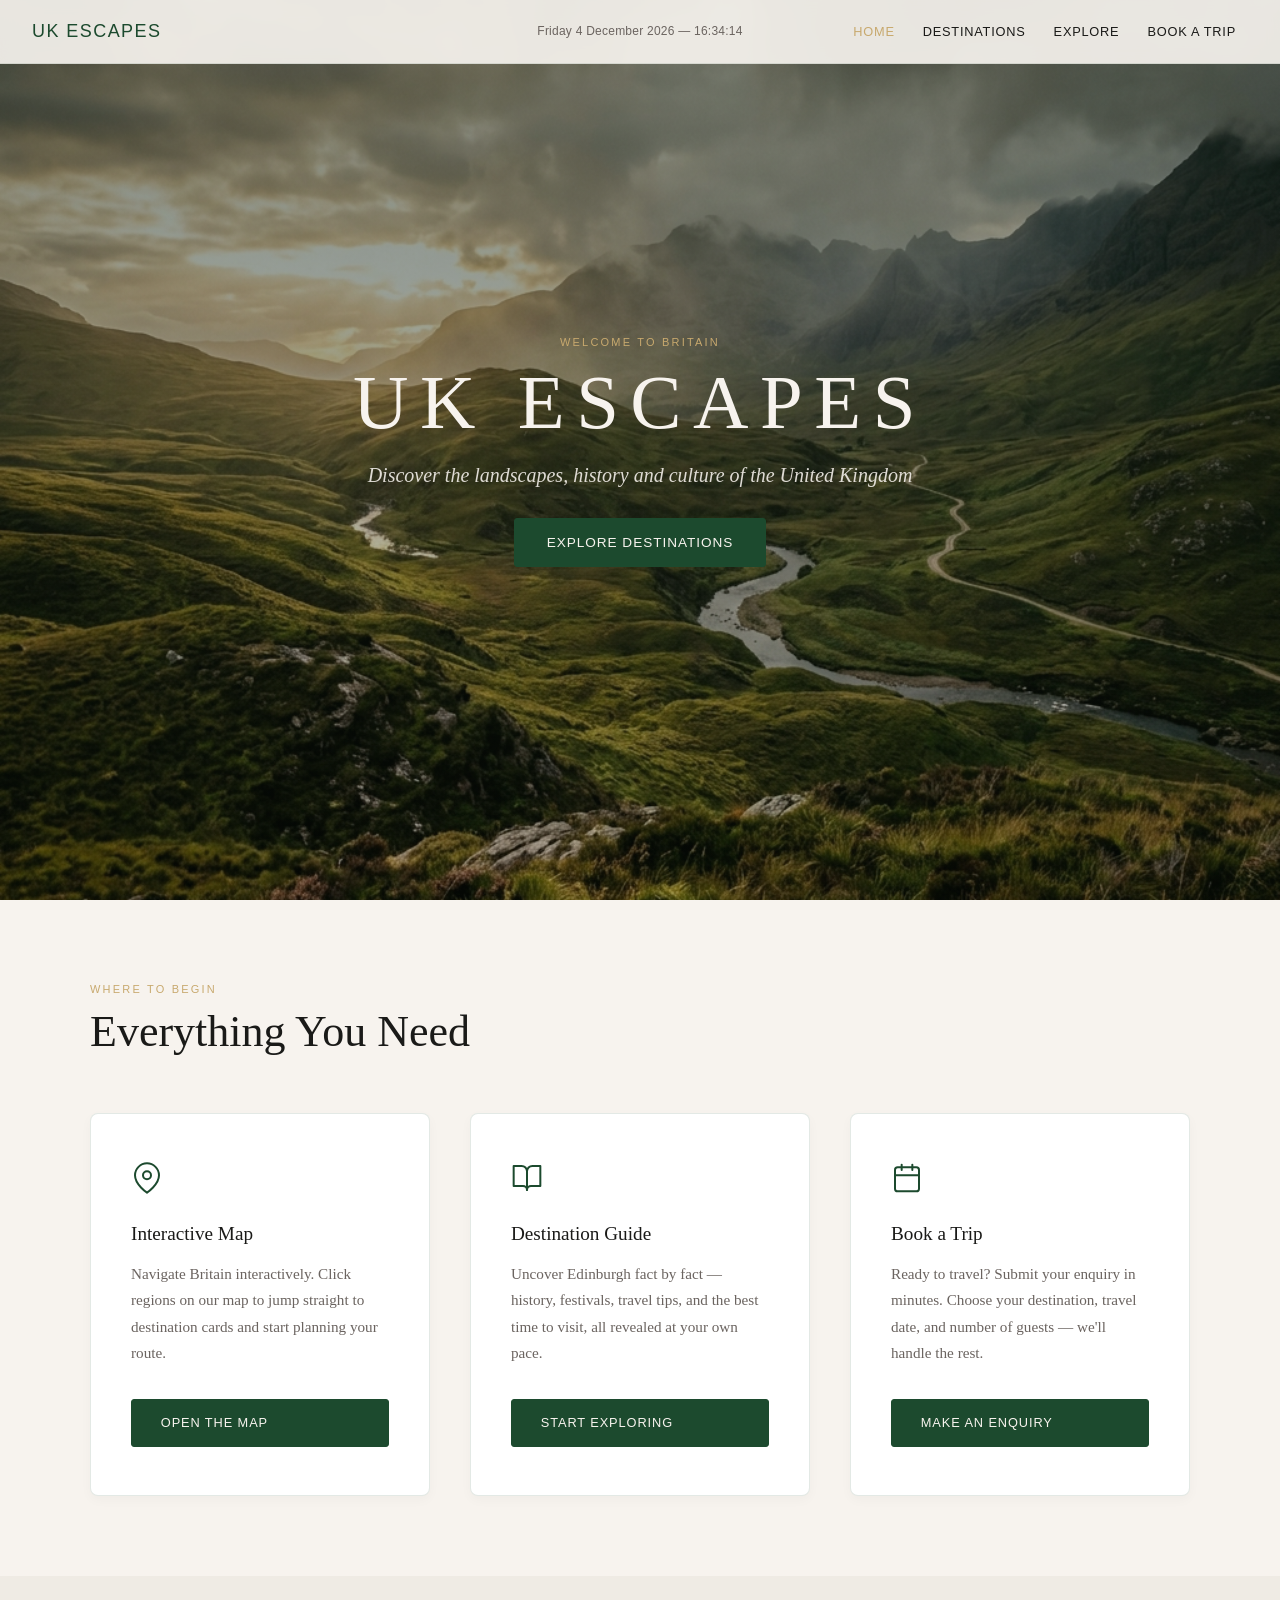
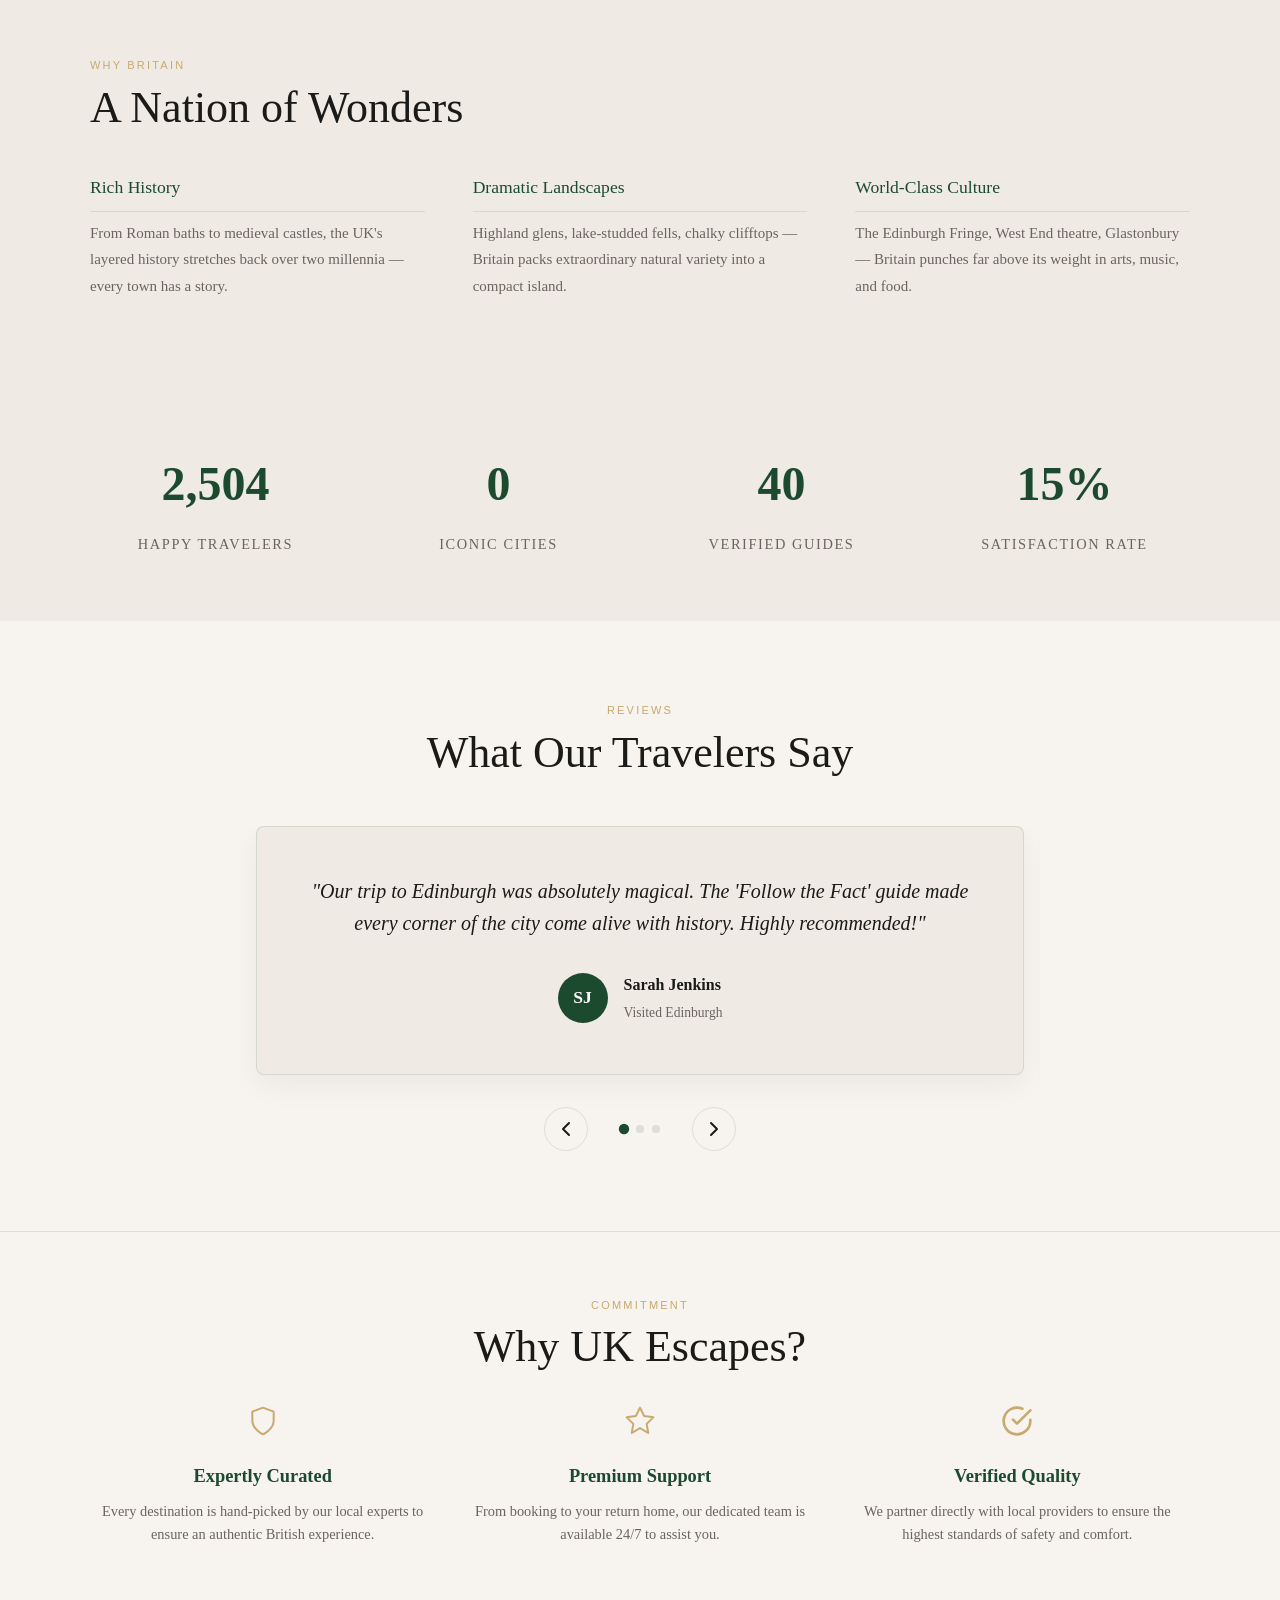
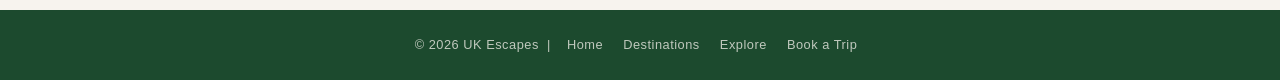
<file: index.html>
<!doctype html>
<html lang="en">
  <head>
    <meta charset="UTF-8" />
    <meta name="viewport" content="width=device-width, initial-scale=1.0" />
    <title>UK Escapes — Discover Britain's Finest Destinations</title>
    <meta
      name="description"
      content="UK Escapes is your guide to Britain's most beautiful destinations — Edinburgh, London, the Lake District, and Bath. Plan your perfect UK getaway today."
    />
    <link rel="icon" href="images/favicon.ico" type="image/x-icon" />
    <link rel="stylesheet" href="css/style.css" />
    <link rel="stylesheet" href="css/home.css" />
  </head>
  <body>
    <a class="skip-link" href="#main-content">Skip to main content</a>
    <header class="site-header">
      <a class="site-header__logo" href="index.html">UK Escapes</a>
      <div
        class="site-header__datetime"
        id="datetime-display"
        aria-live="polite"
      ></div>
      <nav class="site-nav" aria-label="Main navigation">
        <ul class="site-nav__list" role="list">
          <li>
            <a
              class="site-nav__link nav--active"
              href="index.html"
              aria-current="page"
              >Home</a
            >
          </li>
          <li>
            <a class="site-nav__link" href="destinations.html">Destinations</a>
          </li>
          <li><a class="site-nav__link" href="info.html">Explore</a></li>
          <li><a class="site-nav__link" href="contact.html">Book a Trip</a></li>
        </ul>
      </nav>
    </header>

    <main id="main-content">
      <!-- Hero Section -->
      <section class="hero" aria-label="Hero banner">
        <div class="hero__overlay"></div>
        <div class="hero__content">
          <p class="hero__eyebrow">Welcome to Britain</p>
          <h1 class="hero__heading">UK ESCAPES</h1>
          <p class="hero__subheading">
            <em
              >Discover the landscapes, history and culture of the United
              Kingdom</em
            >
          </p>
          <a class="btn btn--hero" href="destinations.html"
            >Explore Destinations</a
          >
        </div>
      </section>

      <!-- Feature Cards Section -->
      <section class="features content-section" aria-labelledby="features-heading">
        <div class="content-section__inner">
          <p class="section-eyebrow">Where to Begin</p>
          <h2 class="section-heading anim-scroll" id="features-heading">
            Everything You Need
          </h2>

          <div class="features__grid">
            <article class="feature-card anim-scroll">
              <div class="feature-card__icon" aria-hidden="true">
                <svg
                  xmlns="http://www.w3.org/2000/svg"
                  width="32"
                  height="32"
                  viewBox="0 0 24 24"
                  fill="none"
                  stroke="currentColor"
                  stroke-width="1.5"
                  stroke-linecap="round"
                  stroke-linejoin="round"
                >
                  <path d="M21 10c0 7-9 13-9 13S3 17 3 10a9 9 0 0 1 18 0z" />
                  <circle cx="12" cy="10" r="3" />
                </svg>
              </div>
              <h3 class="feature-card__title">Interactive Map</h3>
              <p class="feature-card__body">
                Navigate Britain interactively. Click regions on our map to jump
                straight to destination cards and start planning your route.
              </p>
              <a class="btn" href="destinations.html">Open the Map</a>
            </article>

            <article class="feature-card anim-scroll">
              <div class="feature-card__icon" aria-hidden="true">
                <svg
                  xmlns="http://www.w3.org/2000/svg"
                  width="32"
                  height="32"
                  viewBox="0 0 24 24"
                  fill="none"
                  stroke="currentColor"
                  stroke-width="1.5"
                  stroke-linecap="round"
                  stroke-linejoin="round"
                >
                  <path d="M2 3h6a4 4 0 0 1 4 4v14a3 3 0 0 0-3-3H2z" />
                  <path d="M22 3h-6a4 4 0 0 0-4 4v14a3 3 0 0 1 3-3h7z" />
                </svg>
              </div>
              <h3 class="feature-card__title">Destination Guide</h3>
              <p class="feature-card__body">
                Uncover Edinburgh fact by fact — history, festivals, travel
                tips, and the best time to visit, all revealed at your own pace.
              </p>
              <a class="btn" href="info.html">Start Exploring</a>
            </article>

            <article class="feature-card anim-scroll">
              <div class="feature-card__icon" aria-hidden="true">
                <svg
                  xmlns="http://www.w3.org/2000/svg"
                  width="32"
                  height="32"
                  viewBox="0 0 24 24"
                  fill="none"
                  stroke="currentColor"
                  stroke-width="1.5"
                  stroke-linecap="round"
                  stroke-linejoin="round"
                >
                  <rect x="3" y="4" width="18" height="18" rx="2" ry="2" />
                  <line x1="16" y1="2" x2="16" y2="6" />
                  <line x1="8" y1="2" x2="8" y2="6" />
                  <line x1="3" y1="10" x2="21" y2="10" />
                </svg>
              </div>
              <h3 class="feature-card__title">Book a Trip</h3>
              <p class="feature-card__body">
                Ready to travel? Submit your enquiry in minutes. Choose your
                destination, travel date, and number of guests — we'll handle
                the rest.
              </p>
              <a class="btn" href="contact.html">Make an Enquiry</a>
            </article>
          </div>
        </div>
      </section>

      <!-- Why UK Section -->
      <section class="why-uk content-section" aria-labelledby="why-heading">
        <div class="content-section__inner">
          <p class="section-eyebrow">Why Britain</p>
          <h2 class="section-heading anim-scroll" id="why-heading">A Nation of Wonders</h2>
          <div class="why-uk__grid">
            <div class="why-item anim-scroll">
              <h3 class="why-item__title">Rich History</h3>
              <p class="why-item__body">
                From Roman baths to medieval castles, the UK's layered history
                stretches back over two millennia — every town has a story.
              </p>
            </div>
            <div class="why-item anim-scroll">
              <h3 class="why-item__title">Dramatic Landscapes</h3>
              <p class="why-item__body">
                Highland glens, lake-studded fells, chalky clifftops — Britain
                packs extraordinary natural variety into a compact island.
              </p>
            </div>
            <div class="why-item anim-scroll">
              <h3 class="why-item__title">World-Class Culture</h3>
              <p class="why-item__body">
                The Edinburgh Fringe, West End theatre, Glastonbury — Britain
                punches far above its weight in arts, music, and food.
              </p>
            </div>
          </div>
        </div>
      </section>

      <!-- Statistics Section -->
      <section class="stats content-section" aria-label="Our impact">
        <div class="content-section__inner">
          <div class="stats__grid">
            <div class="stat-item anim-scroll">
              <span class="stat-item__number" data-target="15000">0</span>
              <span class="stat-item__label">Happy Travelers</span>
            </div>
            <div class="stat-item anim-scroll">
              <span class="stat-item__number" data-target="4">0</span>
              <span class="stat-item__label">Iconic Cities</span>
            </div>
            <div class="stat-item anim-scroll">
              <span class="stat-item__number" data-target="250">0</span>
              <span class="stat-item__label">Verified Guides</span>
            </div>
            <div class="stat-item anim-scroll">
              <span class="stat-item__number" data-target="99" data-suffix="%">0</span>
              <span class="stat-item__label">Satisfaction Rate</span>
            </div>
          </div>
        </div>
      </section>

      <!-- Testimonials Slider -->
      <section class="testimonials content-section" aria-labelledby="testimonials-heading">
        <div class="content-section__inner">
          <p class="section-eyebrow anim-scroll" style="text-align: center;">Reviews</p>
          <h2 class="section-heading anim-scroll" id="testimonials-heading" style="text-align: center;">What Our Travelers Say</h2>
          
          <div class="testimonial-slider anim-scroll">
            <div class="testimonial-track" id="testimonial-track">
              
              <div class="testimonial-slide">
                <div class="testimonial-card">
                  <p class="testimonial-card__text">"Our trip to Edinburgh was absolutely magical. The 'Follow the Fact' guide made every corner of the city come alive with history. Highly recommended!"</p>
                  <div class="testimonial-card__author">
                    <div class="author-avatar initials-avatar" data-name="Sarah Jenkins"></div>
                    <div>
                      <span class="author-name">Sarah Jenkins</span>
                      <span class="author-location">Visited Edinburgh</span>
                    </div>
                  </div>
                </div>
              </div>

              <div class="testimonial-slide">
                <div class="testimonial-card">
                  <p class="testimonial-card__text">"The Lake District was breathtaking. UK Escapes handled everything perfectly, from the accommodation to the local guide recommendations. A 5-star experience."</p>
                  <div class="testimonial-card__author">
                    <div class="author-avatar initials-avatar" data-name="David Thorne"></div>
                    <div>
                      <span class="author-name">David Thorne</span>
                      <span class="author-location">Visited Lake District</span>
                    </div>
                  </div>
                </div>
              </div>

              <div class="testimonial-slide">
                <div class="testimonial-card">
                  <p class="testimonial-card__text">"London is overwhelming, but the curated selection of spots from UK Escapes made us feel like locals. We discovered gems we would have totally missed."</p>
                  <div class="testimonial-card__author">
                    <div class="author-avatar initials-avatar" data-name="Elena Rodriguez"></div>
                    <div>
                      <span class="author-name">Elena Rodriguez</span>
                      <span class="author-location">Visited London</span>
                    </div>
                  </div>
                </div>
              </div>

            </div>

            <div class="slider-controls">
              <button class="slider-btn prev" id="slider-prev" aria-label="Previous testimonial">
                <svg xmlns="http://www.w3.org/2000/svg" width="24" height="24" viewBox="0 0 24 24" fill="none" stroke="currentColor" stroke-width="2" stroke-linecap="round" stroke-linejoin="round"><polyline points="15 18 9 12 15 6"></polyline></svg>
              </button>
              <div class="slider-dots" id="slider-dots"></div>
              <button class="slider-btn next" id="slider-next" aria-label="Next testimonial">
                <svg xmlns="http://www.w3.org/2000/svg" width="24" height="24" viewBox="0 0 24 24" fill="none" stroke="currentColor" stroke-width="2" stroke-linecap="round" stroke-linejoin="round"><polyline points="9 18 15 12 9 6"></polyline></svg>
              </button>
            </div>
          </div>
        </div>
      </section>

      <!-- Why Us Section -->
      <section class="why-us">
        <div class="content-section__inner">
          <p class="section-eyebrow anim-scroll" style="text-align: center;">Commitment</p>
          <h2 class="section-heading anim-scroll" style="text-align: center;">Why UK Escapes?</h2>
          <div class="why-us__grid">
            <div class="why-us-item anim-scroll">
              <div class="why-us-item__icon">
                <svg xmlns="http://www.w3.org/2000/svg" width="32" height="32" viewBox="0 0 24 24" fill="none" stroke="currentColor" stroke-width="1.5" stroke-linecap="round" stroke-linejoin="round"><path d="M12 22s8-4 8-10V5l-8-3-8 3v7c0 6 8 10 8 10z"/></svg>
              </div>
              <h3 class="why-us-item__title">Expertly Curated</h3>
              <p class="why-us-item__body">Every destination is hand-picked by our local experts to ensure an authentic British experience.</p>
            </div>
            <div class="why-us-item anim-scroll">
              <div class="why-us-item__icon">
                <svg xmlns="http://www.w3.org/2000/svg" width="32" height="32" viewBox="0 0 24 24" fill="none" stroke="currentColor" stroke-width="1.5" stroke-linecap="round" stroke-linejoin="round"><path d="M12 2l3.09 6.26L22 9.27l-5 4.87L18.18 21 12 17.27 5.82 21 7 14.14 2 9.27l6.91-1.01L12 2z"/></svg>
              </div>
              <h3 class="why-us-item__title">Premium Support</h3>
              <p class="why-us-item__body">From booking to your return home, our dedicated team is available 24/7 to assist you.</p>
            </div>
            <div class="why-us-item anim-scroll">
              <div class="why-us-item__icon">
                <svg xmlns="http://www.w3.org/2000/svg" width="32" height="32" viewBox="0 0 24 24" fill="none" stroke="currentColor" stroke-width="2" stroke-linecap="round" stroke-linejoin="round"><path d="M22 11.08V12a10 10 0 1 1-5.93-9.14"/><polyline points="22 4 12 14.01 9 11.01"/></svg>
              </div>
              <h3 class="why-us-item__title">Verified Quality</h3>
              <p class="why-us-item__body">We partner directly with local providers to ensure the highest standards of safety and comfort.</p>
            </div>
          </div>
        </div>
      </section>
    </main>

    <footer class="site-footer">
      <p>
        © 2026 UK Escapes &nbsp;|&nbsp;
        <a href="index.html">Home</a>
        <a href="destinations.html">Destinations</a>
        <a href="info.html">Explore</a>
        <a href="contact.html">Book a Trip</a>
      </p>
    </footer>

    <div class="scroll-progress-container"><div class="scroll-progress-bar" id="scroll-progress"></div></div>
    <button id="back-to-top" class="back-to-top" aria-label="Back to top">
      <svg xmlns="http://www.w3.org/2000/svg" width="24" height="24" fill="none" stroke="currentColor" stroke-width="2" stroke-linecap="round" stroke-linejoin="round" viewBox="0 0 24 24"><path d="M12 19V5M5 12l7-7 7 7"/></svg>
    </button>

    <script src="https://code.jquery.com/jquery-3.7.1.min.js"></script>
    <script src="js/main.js"></script>
    <script src="js/home.js"></script>
  </body>
</file>
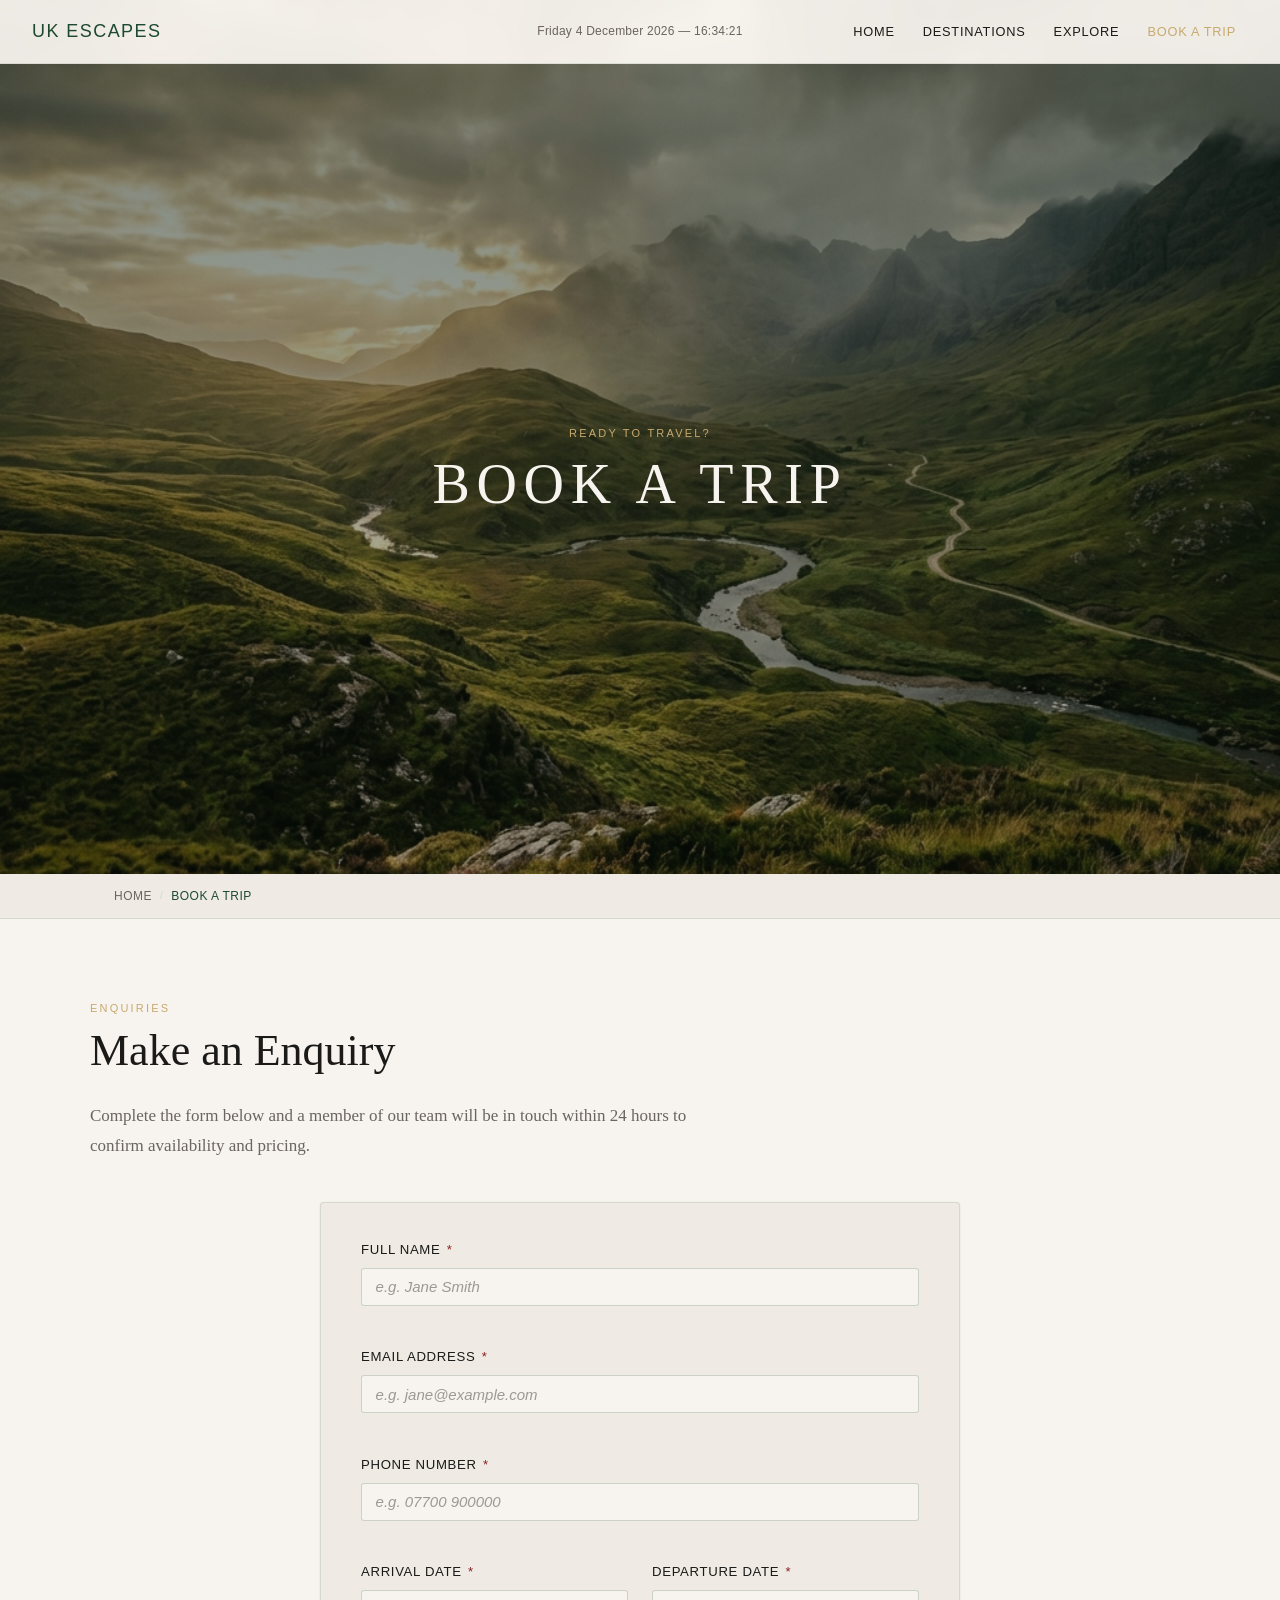
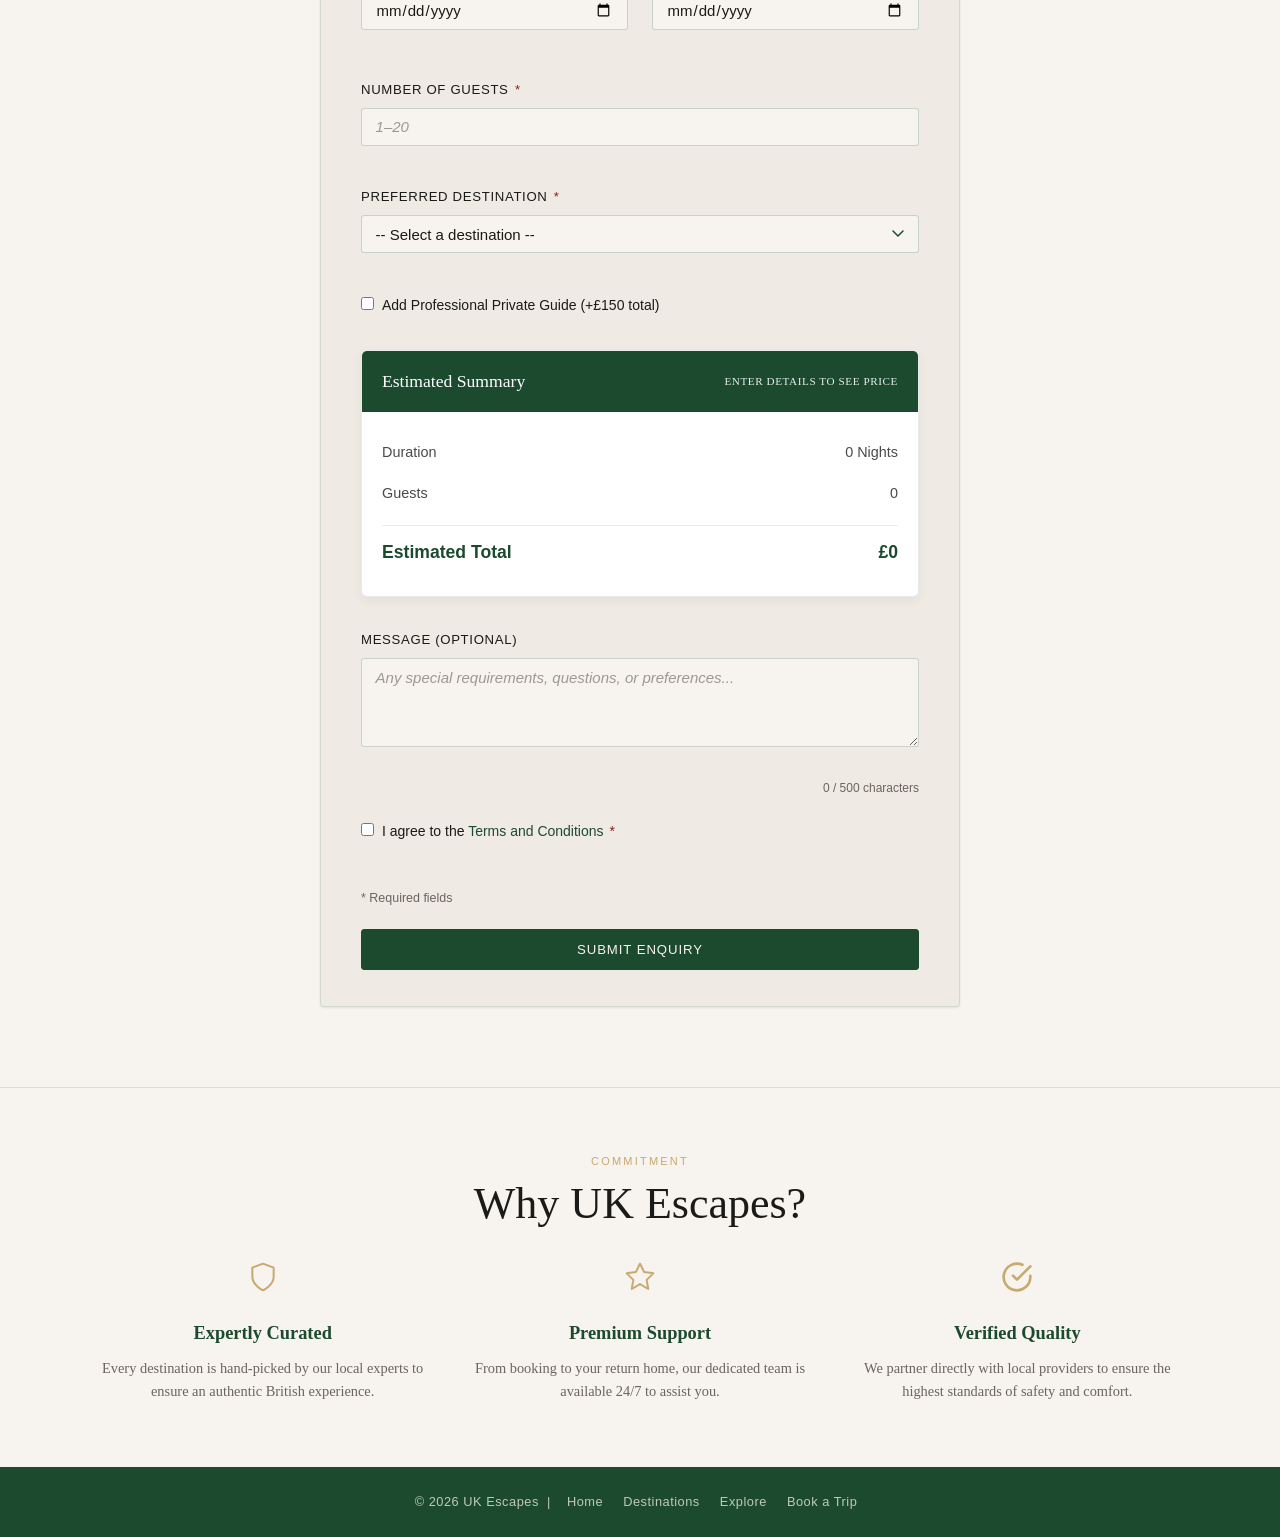
<file: contact.html>
<!DOCTYPE html>
<html lang="en">
<head>
  <meta charset="UTF-8">
  <meta name="viewport" content="width=device-width, initial-scale=1.0">
  <title>Book a Trip — UK Escapes</title>
  <meta name="description" content="Submit your UK travel enquiry with UK Escapes. Fill in your name, travel date, destination, and guest numbers and we'll be in touch.">
  <link rel="icon" href="images/favicon.ico" type="image/x-icon">
  <link rel="stylesheet" href="css/style.css">
  <link rel="stylesheet" href="css/contact.css">
</head>
<body>

  <a class="skip-link" href="#main-content">Skip to main content</a>

  <header class="site-header">
    <a class="site-header__logo" href="index.html">UK Escapes</a>
    <div class="site-header__datetime" id="datetime-display" aria-live="polite"></div>
    <nav class="site-nav" aria-label="Main navigation">
      <ul class="site-nav__list" role="list">
        <li><a class="site-nav__link" href="index.html">Home</a></li>
        <li><a class="site-nav__link" href="destinations.html">Destinations</a></li>
        <li><a class="site-nav__link" href="info.html">Explore</a></li>
        <li><a class="site-nav__link nav--active" href="contact.html" aria-current="page">Book a Trip</a></li>
      </ul>
    </nav>
  </header>

  <main id="main-content" class="page-content">

    <!-- Page Banner -->
    <section class="page-banner" aria-label="Page banner">
      <div class="page-banner__overlay"></div>
      <div class="page-banner__content">
        <p class="hero__eyebrow">Ready to Travel?</p>
        <h1 class="page-banner__heading">Book a Trip</h1>
      </div>
    </section>

    <!-- Breadcrumbs -->
    <nav class="breadcrumbs" aria-label="Breadcrumb">
      <div class="breadcrumbs__inner anim-scroll">
        <a href="index.html" class="breadcrumbs__link">Home</a>
        <span class="breadcrumbs__separator">/</span>
        <span class="breadcrumbs__current">Book a Trip</span>
      </div>
    </nav>

    <section class="form-section-wrap content-section" aria-labelledby="contact-heading">
      <div class="content-section__inner">

        <p class="section-eyebrow anim-scroll">Enquiries</p>
        <h2 class="section-heading anim-scroll" id="contact-heading">Make an Enquiry</h2>
        <p class="section-intro anim-scroll">Complete the form below and a member of our team will be in touch within 24 hours to confirm availability and pricing.</p>

        <!-- Draft saved banner -->
        <div class="draft-banner" id="draft-banner" style="display:none;" role="status" aria-live="polite">
          <div class="banner-inner" id="draft-banner-inner">
            Your previous draft has been restored. <button class="btn-link" id="btn-clear-draft">Clear draft</button>
          </div>
        </div>

        <div class="form-section anim-scroll">

          <form id="booking-form" novalidate aria-label="Booking enquiry form">

            <!-- Full Name -->
            <div class="form-group">
              <label class="form-label" for="name">
                Full Name <span class="required-marker" aria-hidden="true">*</span>
              </label>
              <input
                class="form-input"
                type="text"
                id="name"
                name="name"
                aria-required="true"
                aria-describedby="name-error"
                autocomplete="name"
                placeholder="e.g. Jane Smith">
              <span class="field-error" id="name-error" role="alert" aria-live="polite"></span>
            </div>

            <!-- Email Address -->
            <div class="form-group">
              <label class="form-label" for="email">
                Email Address <span class="required-marker" aria-hidden="true">*</span>
              </label>
              <input
                class="form-input"
                type="email"
                id="email"
                name="email"
                aria-required="true"
                aria-describedby="email-error"
                autocomplete="email"
                placeholder="e.g. jane@example.com">
              <span class="field-error" id="email-error" role="alert" aria-live="polite"></span>
            </div>

            <!-- Phone Number -->
            <div class="form-group">
              <label class="form-label" for="phone">
                Phone Number <span class="required-marker" aria-hidden="true">*</span>
              </label>
              <input
                class="form-input"
                type="tel"
                id="phone"
                name="phone"
                aria-required="true"
                aria-describedby="phone-error"
                autocomplete="tel"
                placeholder="e.g. 07700 900000">
              <span class="field-error" id="phone-error" role="alert" aria-live="polite"></span>
            </div>

            <!-- Date Selection -->
            <div class="form-row">
              <div class="form-group flex-1">
                <label class="form-label" for="arrival-date">
                  Arrival Date <span class="required-marker" aria-hidden="true">*</span>
                </label>
                <input
                  class="form-input"
                  type="date"
                  id="arrival-date"
                  name="arrival-date"
                  aria-required="true"
                  aria-describedby="arrival-date-error">
                <span class="field-error" id="arrival-date-error" role="alert" aria-live="polite"></span>
              </div>
              <div class="form-group flex-1">
                <label class="form-label" for="departure-date">
                  Departure Date <span class="required-marker" aria-hidden="true">*</span>
                </label>
                <input
                  class="form-input"
                  type="date"
                  id="departure-date"
                  name="departure-date"
                  aria-required="true"
                  aria-describedby="departure-date-error">
                <span class="field-error" id="departure-date-error" role="alert" aria-live="polite"></span>
              </div>
            </div>

            <!-- Number of Guests -->
            <div class="form-group">
              <label class="form-label" for="guests">
                Number of Guests <span class="required-marker" aria-hidden="true">*</span>
              </label>
              <input
                class="form-input"
                type="number"
                id="guests"
                name="guests"
                min="1"
                max="20"
                aria-required="true"
                aria-describedby="guests-error"
                placeholder="1–20">
              <span class="field-error" id="guests-error" role="alert" aria-live="polite"></span>
            </div>

            <!-- Preferred Destination -->
            <div class="form-group">
              <label class="form-label" for="destination">
                Preferred Destination <span class="required-marker" aria-hidden="true">*</span>
              </label>
              <select class="form-input" id="destination" name="destination"
                      aria-required="true" aria-describedby="destination-error">
                <option value="">-- Select a destination --</option>
                <option value="Edinburgh" data-price="120">Edinburgh (£120/night)</option>
                <option value="London" data-price="180">London (£180/night)</option>
                <option value="Lake District" data-price="140">Lake District (£140/night)</option>
                <option value="Bath" data-price="150">Bath (£150/night)</option>
              </select>
              <span class="field-error" id="destination-error" role="alert" aria-live="polite"></span>
            </div>

            <!-- Private Guide Option -->
            <div class="form-group form-group--checkbox">
              <input type="checkbox" id="private-guide" name="private-guide">
              <label for="private-guide">
                Add Professional Private Guide (+£150 total)
              </label>
            </div>

            <!-- Price Summary Card -->
            <div id="price-card" class="price-summary anim-scroll">
              <div class="price-summary__header">
                <h3>Estimated Summary</h3>
                <span class="price-status" id="price-status">Enter details to see price</span>
              </div>
              <div class="price-summary__body">
                <div class="price-row">
                  <span>Duration</span>
                  <span id="price-duration">0 Nights</span>
                </div>
                <div class="price-row">
                  <span>Guests</span>
                  <span id="price-guests-count">0</span>
                </div>
                <div class="price-row total-row">
                  <span>Estimated Total</span>
                  <span id="price-total">£0</span>
                </div>
              </div>
            </div>

            <!-- Message -->
            <div class="form-group">
              <label class="form-label" for="message">Message (optional)</label>
              <textarea class="form-input" id="message" name="message"
                        rows="4" maxlength="500"
                        aria-describedby="message-error char-count"
                        placeholder="Any special requirements, questions, or preferences..."></textarea>
              <span class="field-error" id="message-error" role="alert" aria-live="polite"></span>
              <span class="char-counter" id="char-count" aria-live="polite">0 / 500 characters</span>
            </div>

            <!-- Terms & Conditions -->
            <div class="form-group form-group--checkbox">
              <input type="checkbox" id="terms" name="terms"
                     aria-required="true" aria-describedby="terms-error">
              <label for="terms">
                I agree to the <a href="#">Terms and Conditions</a>
                <span class="required-marker" aria-hidden="true">*</span>
              </label>
              <span class="field-error" id="terms-error" role="alert" aria-live="polite"></span>
            </div>

            <p class="required-note">
              <span aria-hidden="true">*</span> Required fields
            </p>

            <button type="submit" class="btn btn--primary btn--submit">Submit Enquiry</button>

          </form>

          <!-- Hidden on load. Shown after successful validation. No page reload. -->
          <div id="booking-summary" class="booking-summary" style="display:none;"
               aria-live="polite" aria-atomic="true" role="region" aria-label="Booking confirmation">
            <div class="booking-summary__icon" aria-hidden="true">
              <svg xmlns="http://www.w3.org/2000/svg" width="48" height="48" viewBox="0 0 24 24" fill="none" stroke="currentColor" stroke-width="1.5" stroke-linecap="round" stroke-linejoin="round"><path d="M22 11.08V12a10 10 0 1 1-5.93-9.14"/><polyline points="22 4 12 14.01 9 11.01"/></svg>
            </div>
            <h2>Enquiry Received!</h2>
            <p>Thank you, <strong id="summary-name"></strong>. We will be in touch at <strong id="summary-email"></strong>.</p>
            <ul class="summary-list">
              <li><strong>Reference:</strong> <span id="summary-ref"></span></li>
              <li><strong>Destination:</strong> <span id="summary-destination"></span></li>
              <li><strong>Travel Date:</strong> <span id="summary-date"></span></li>
              <li><strong>Guests:</strong> <span id="summary-guests"></span></li>
            </ul>
            <button class="btn btn--secondary" id="btn-start-over">Submit Another Enquiry</button>
          </div>

        </div>
      </div>
    </section>

    <!-- Why Us Section -->
    <section class="why-us">
      <div class="content-section__inner">
        <p class="section-eyebrow anim-scroll" style="text-align: center;">Commitment</p>
        <h2 class="section-heading anim-scroll" style="text-align: center;">Why UK Escapes?</h2>
        <div class="why-us__grid">
          <div class="why-us-item anim-scroll">
            <div class="why-us-item__icon">
              <svg xmlns="http://www.w3.org/2000/svg" width="32" height="32" viewBox="0 0 24 24" fill="none" stroke="currentColor" stroke-width="1.5" stroke-linecap="round" stroke-linejoin="round"><path d="M12 22s8-4 8-10V5l-8-3-8 3v7c0 6 8 10 8 10z"/></svg>
            </div>
            <h3 class="why-us-item__title">Expertly Curated</h3>
            <p class="why-us-item__body">Every destination is hand-picked by our local experts to ensure an authentic British experience.</p>
          </div>
          <div class="why-us-item anim-scroll">
            <div class="why-us-item__icon">
              <svg xmlns="http://www.w3.org/2000/svg" width="32" height="32" viewBox="0 0 24 24" fill="none" stroke="currentColor" stroke-width="1.5" stroke-linecap="round" stroke-linejoin="round"><path d="M12 2l3.09 6.26L22 9.27l-5 4.87L18.18 21 12 17.27 5.82 21 7 14.14 2 9.27l6.91-1.01L12 2z"/></svg>
            </div>
            <h3 class="why-us-item__title">Premium Support</h3>
            <p class="why-us-item__body">From booking to your return home, our dedicated team is available 24/7 to assist you.</p>
          </div>
          <div class="why-us-item anim-scroll">
            <div class="why-us-item__icon">
              <svg xmlns="http://www.w3.org/2000/svg" width="32" height="32" viewBox="0 0 24 24" fill="none" stroke="currentColor" stroke-width="2" stroke-linecap="round" stroke-linejoin="round"><path d="M22 11.08V12a10 10 0 1 1-5.93-9.14"/><polyline points="22 4 12 14.01 9 11.01"/></svg>
            </div>
            <h3 class="why-us-item__title">Verified Quality</h3>
            <p class="why-us-item__body">We partner directly with local providers to ensure the highest standards of safety and comfort.</p>
          </div>
        </div>
      </div>
    </section>

  </main>

  <footer class="site-footer">
    <p>© 2026 UK Escapes &nbsp;|&nbsp;
      <a href="index.html">Home</a>
      <a href="destinations.html">Destinations</a>
      <a href="info.html">Explore</a>
      <a href="contact.html">Book a Trip</a>
    </p>
  </footer>

  <div class="scroll-progress-container"><div class="scroll-progress-bar" id="scroll-progress"></div></div>
  <button id="back-to-top" class="back-to-top" aria-label="Back to top">
    <svg xmlns="http://www.w3.org/2000/svg" width="24" height="24" fill="none" stroke="currentColor" stroke-width="2" stroke-linecap="round" stroke-linejoin="round" viewBox="0 0 24 24"><path d="M12 19V5M5 12l7-7 7 7"/></svg>
  </button>

  <script src="https://code.jquery.com/jquery-3.7.1.min.js"></script>
  <script src="js/main.js"></script>
  <script src="js/validate.js"></script>

</body>
</html>
</file>
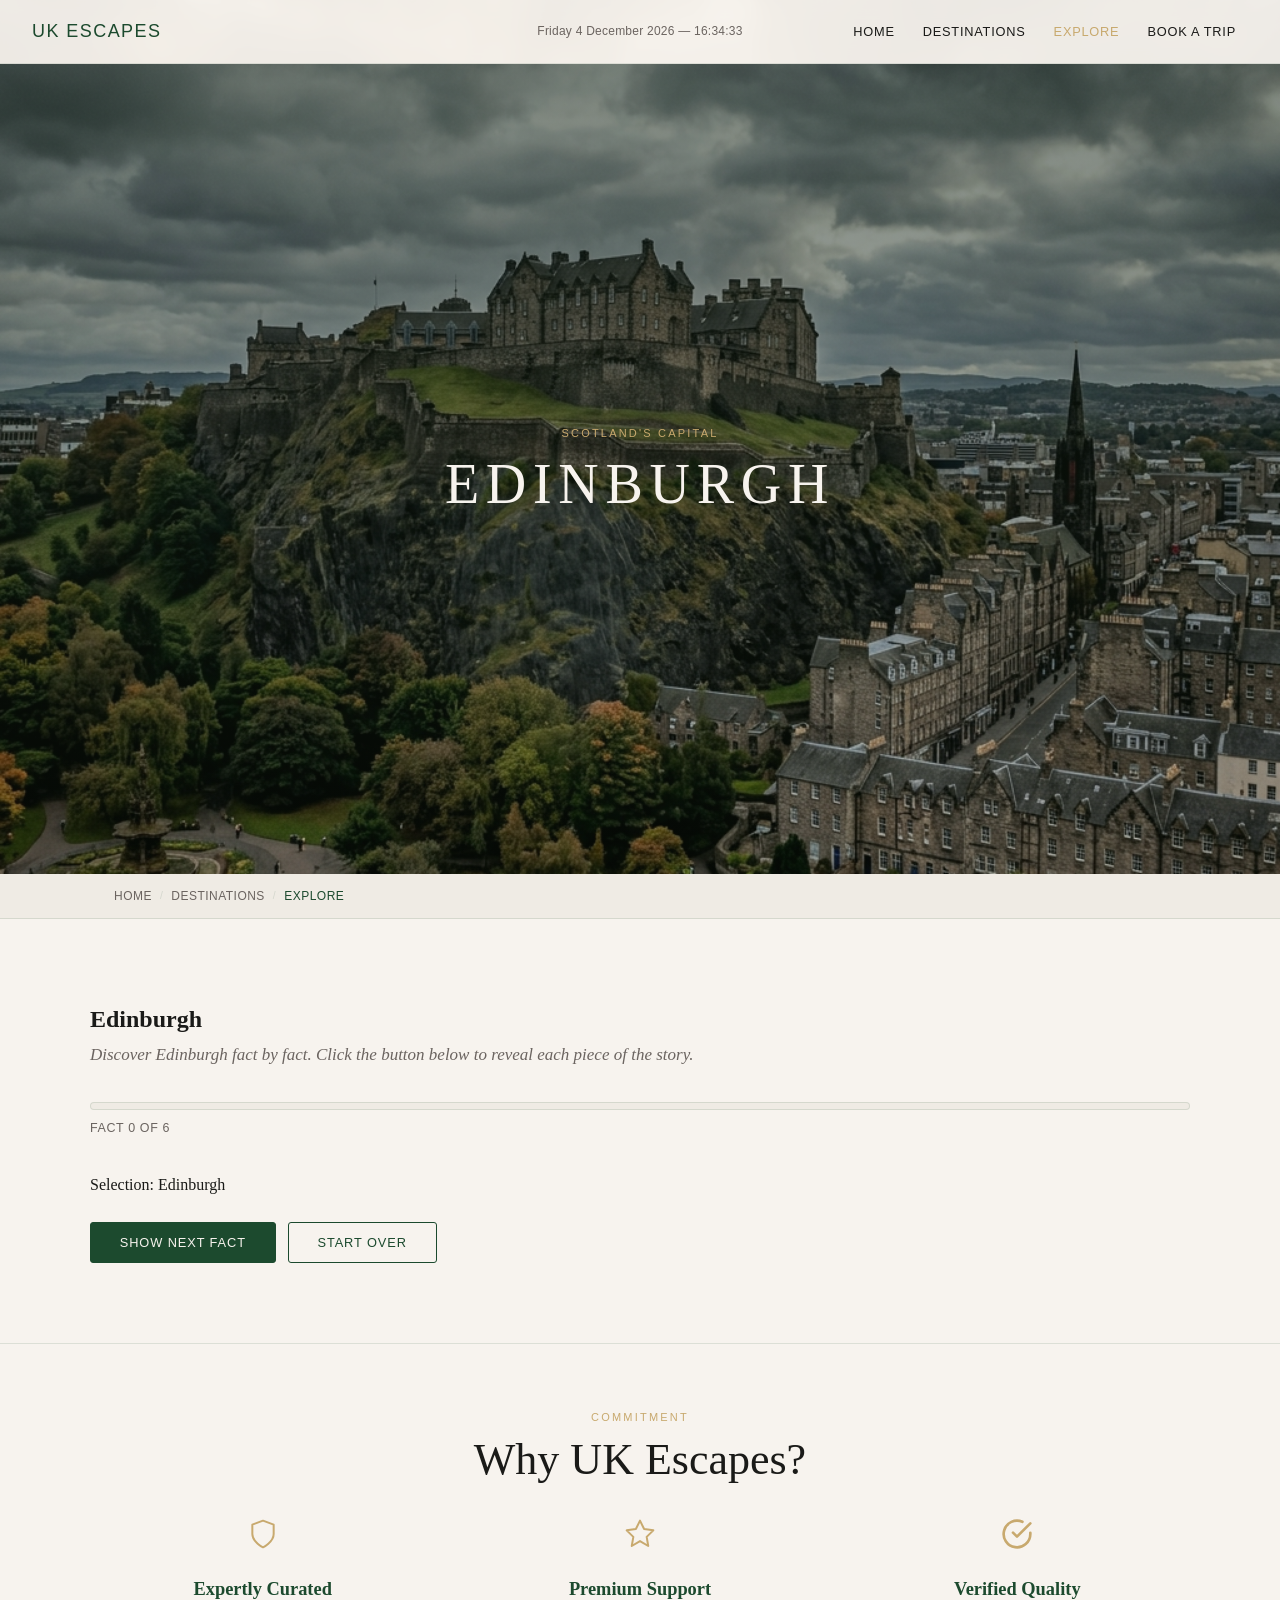
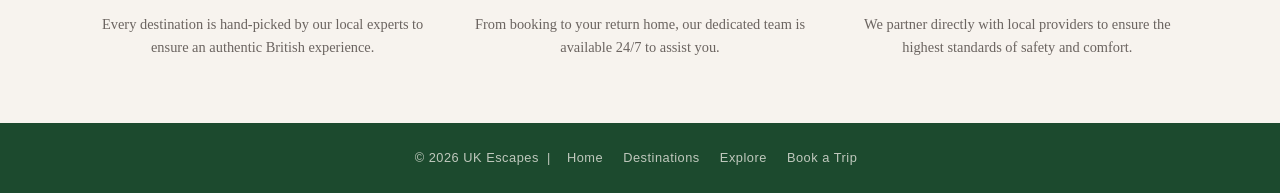
<file: info.html>
<!DOCTYPE html>
<html lang="en">
<head>
  <meta charset="UTF-8">
  <meta name="viewport" content="width=device-width, initial-scale=1.0">
  <title>Explore Edinburgh — UK Escapes</title>
  <meta name="description" content="Discover Edinburgh fact by fact. Click to reveal the history, festivals, transport links, and best times to visit Scotland's remarkable capital city.">
  <link rel="icon" href="images/favicon.ico" type="image/x-icon">
  <link rel="stylesheet" href="css/style.css">
  <link rel="stylesheet" href="css/info.css">
</head>
<body>

  <a class="skip-link" href="#main-content">Skip to main content</a>

  <header class="site-header">
    <a class="site-header__logo" href="index.html">UK Escapes</a>
    <div class="site-header__datetime" id="datetime-display" aria-live="polite"></div>
    <nav class="site-nav" aria-label="Main navigation">
      <ul class="site-nav__list" role="list">
        <li><a class="site-nav__link" href="index.html">Home</a></li>
        <li><a class="site-nav__link" href="destinations.html">Destinations</a></li>
        <li><a class="site-nav__link nav--active" href="info.html" aria-current="page">Explore</a></li>
        <li><a class="site-nav__link" href="contact.html">Book a Trip</a></li>
      </ul>
    </nav>
  </header>

  <main id="main-content" class="page-content">

    <!-- Page Banner -->
    <section class="page-banner" aria-label="Page banner">
      <div class="page-banner__overlay"></div>
      <div class="page-banner__content">
        <p class="hero__eyebrow" id="info-eyebrow">Scotland's Capital</p>
        <h1 class="page-banner__heading">Edinburgh</h1>
      </div>
    </section>

    <!-- Breadcrumbs -->
    <nav class="breadcrumbs" aria-label="Breadcrumb">
      <div class="breadcrumbs__inner anim-scroll">
        <a href="index.html" class="breadcrumbs__link">Home</a>
        <span class="breadcrumbs__separator">/</span>
        <a href="destinations.html" class="breadcrumbs__link">Destinations</a>
        <span class="breadcrumbs__separator">/</span>
        <span class="breadcrumbs__current">Explore</span>
      </div>
    </nav>

    <section class="info-section content-section">
      <div class="content-section__inner">

        <h1 class="info-section__title anim-scroll" id="info-header">Edinburgh</h1>
        <p class="info-section__subtitle anim-scroll" id="info-subtitle">Discover Britain's incredible destinations one fact at a time. Click the button below to reveal each piece of the story.</p>

        <!-- Progress bar -->
        <div class="progress-bar" aria-label="Reading progress">
          <div class="progress-bar__fill" id="progress-fill"></div>
        </div>
        <div class="progress-flex">
          <p class="progress-label" id="progress-label" aria-live="polite">Fact 0 of 6</p>
          <p class="destination-label" id="dest-label"></p>
        </div>

        <!-- Fact cards — ALL hidden on load, revealed one by one via jQuery -->
        <div class="facts-container" id="facts-container">

          <div class="fact-card" id="fact-1" style="display:none;" aria-hidden="true">
            <span class="fact-card__number">Fact 1 of 6</span>
            <h2 class="fact-card__title" id="fact-1-title">The City</h2>
            <p class="fact-card__body" id="fact-1-body">Edinburgh is the capital of Scotland with a population of around 500,000. It sits on ancient volcanic rock and is one of the most visited cities in the UK.</p>
          </div>

          <div class="fact-card" id="fact-2" style="display:none;" aria-hidden="true">
            <span class="fact-card__number">Fact 2 of 6</span>
            <h2 class="fact-card__title" id="fact-2-title">Edinburgh Castle</h2>
            <p class="fact-card__body" id="fact-2-body">The castle sits atop Castle Rock, a volcanic plug that has been a fortress for over 3,000 years. It houses the Scottish Crown Jewels.</p>
          </div>

          <div class="fact-card" id="fact-3" style="display:none;" aria-hidden="true">
            <span class="fact-card__number">Fact 3 of 6</span>
            <h2 class="fact-card__title" id="fact-3-title">The Fringe</h2>
            <p class="fact-card__body" id="fact-3-body">Every August, Edinburgh hosts the world's largest arts festival — The Edinburgh Festival Fringe — with thousands of shows across hundreds of venues.</p>
          </div>

          <div class="fact-card" id="fact-4" style="display:none;" aria-hidden="true">
            <span class="fact-card__number">Fact 4 of 6</span>
            <h2 class="fact-card__title" id="fact-4-title">The Royal Mile</h2>
            <p class="fact-card__body" id="fact-4-body">This historic street connects Edinburgh Castle to the Palace of Holyroodhouse, lined with closes, shops, and centuries of history.</p>
          </div>

          <div class="fact-card" id="fact-5" style="display:none;" aria-hidden="true">
            <span class="fact-card__number">Fact 5 of 6</span>
            <h2 class="fact-card__title" id="fact-5-title">Getting There</h2>
            <p class="fact-card__body" id="fact-5-body">Direct trains from London King's Cross take around 4.5 hours. Budget flights operate from most major UK airports.</p>
          </div>

          <div class="fact-card" id="fact-6" style="display:none;" aria-hidden="true">
            <span class="fact-card__number">Fact 6 of 6</span>
            <h2 class="fact-card__title" id="fact-6-title">Best Time to Visit</h2>
            <p class="fact-card__body" id="fact-6-body">May to September for warm weather and long days. August for The Fringe. December for Christmas markets.</p>
          </div>

        </div>

        <!-- Summary — hidden until all facts revealed -->
        <div class="facts-summary" id="facts-summary" style="display:none;" aria-live="polite">
          <h2 id="summary-title">You have explored all of Edinburgh!</h2>
          <p>Ready to plan your visit?</p>
          <a href="contact.html" class="btn btn--primary">Book a Trip</a>
        </div>

        <!-- Controls -->
        <div class="facts-controls">
          <button class="btn btn--primary" id="btn-next" aria-label="Show the next Edinburgh fact">Show Next Fact</button>
          <button class="btn btn--secondary" id="btn-reset" aria-label="Reset all facts and start over">Start Over</button>
        </div>

      </div>
    </section>

    <!-- Why Us Section -->
    <section class="why-us">
      <div class="content-section__inner">
        <p class="section-eyebrow anim-scroll" style="text-align: center;">Commitment</p>
        <h2 class="section-heading anim-scroll" style="text-align: center;">Why UK Escapes?</h2>
        <div class="why-us__grid">
          <div class="why-us-item anim-scroll">
            <div class="why-us-item__icon">
              <svg xmlns="http://www.w3.org/2000/svg" width="32" height="32" viewBox="0 0 24 24" fill="none" stroke="currentColor" stroke-width="1.5" stroke-linecap="round" stroke-linejoin="round"><path d="M12 22s8-4 8-10V5l-8-3-8 3v7c0 6 8 10 8 10z"/></svg>
            </div>
            <h3 class="why-us-item__title">Expertly Curated</h3>
            <p class="why-us-item__body">Every destination is hand-picked by our local experts to ensure an authentic British experience.</p>
          </div>
          <div class="why-us-item anim-scroll">
            <div class="why-us-item__icon">
              <svg xmlns="http://www.w3.org/2000/svg" width="32" height="32" viewBox="0 0 24 24" fill="none" stroke="currentColor" stroke-width="1.5" stroke-linecap="round" stroke-linejoin="round"><path d="M12 2l3.09 6.26L22 9.27l-5 4.87L18.18 21 12 17.27 5.82 21 7 14.14 2 9.27l6.91-1.01L12 2z"/></svg>
            </div>
            <h3 class="why-us-item__title">Premium Support</h3>
            <p class="why-us-item__body">From booking to your return home, our dedicated team is available 24/7 to assist you.</p>
          </div>
          <div class="why-us-item anim-scroll">
            <div class="why-us-item__icon">
              <svg xmlns="http://www.w3.org/2000/svg" width="32" height="32" viewBox="0 0 24 24" fill="none" stroke="currentColor" stroke-width="2" stroke-linecap="round" stroke-linejoin="round"><path d="M22 11.08V12a10 10 0 1 1-5.93-9.14"/><polyline points="22 4 12 14.01 9 11.01"/></svg>
            </div>
            <h3 class="why-us-item__title">Verified Quality</h3>
            <p class="why-us-item__body">We partner directly with local providers to ensure the highest standards of safety and comfort.</p>
          </div>
        </div>
      </div>
    </section>

  </main>

  <footer class="site-footer">
    <p>© 2026 UK Escapes &nbsp;|&nbsp;
      <a href="index.html">Home</a>
      <a href="destinations.html">Destinations</a>
      <a href="info.html">Explore</a>
      <a href="contact.html">Book a Trip</a>
    </p>
  </footer>

  <div class="scroll-progress-container"><div class="scroll-progress-bar" id="scroll-progress"></div></div>
  <button id="back-to-top" class="back-to-top" aria-label="Back to top">
    <svg xmlns="http://www.w3.org/2000/svg" width="24" height="24" fill="none" stroke="currentColor" stroke-width="2" stroke-linecap="round" stroke-linejoin="round" viewBox="0 0 24 24"><path d="M12 19V5M5 12l7-7 7 7"/></svg>
  </button>

  <script src="https://code.jquery.com/jquery-3.7.1.min.js"></script>
  <script src="js/main.js"></script>
  <script src="js/reveal.js"></script>

</body>
</html>
</file>
<file: css/style.css>
/* ============================================================
   css/style.css — Global styles for UK Escapes
   Applies to ALL pages. No inline styles. No <style> tags.
   ============================================================ */

/* ── Design Tokens ─────────────────────────────────────────── */
:root {
  --bg:          #F7F3EE;
  --surface:     #EFEBE4;
  --green:       #1C4A2E;
  --green-dark:  #133520;
  --accent:      #C8A96E;
  --text:        #1A1A18;
  --muted:       #6B6460;
  --error:       #8B2020;
  --border:      rgba(28,74,46,0.12);
  --radius:      4px;
  --nav-bg:      rgba(247,243,238,0.92);
  --tr-colour:   colour 0.25s ease;
  --tr-transform: transform 0.25s ease;
}

/* ── Reset ──────────────────────────────────────────────────── */
*, *::before, *::after {
  box-sizing: border-box;
  margin: 0;
  padding: 0;
}

/* ── Base ───────────────────────────────────────────────────── */
html {
  scroll-behavior: smooth;
}

body {
  font-family: Georgia, serif;
  font-size: 16px;
  line-height: 1.7;
  color: var(--text);
  background-color: var(--bg);
  background-image: url('../images/hero-bg.jpg');
  background-size: cover;
  background-position: center;
  background-attachment: fixed;
  background-repeat: no-repeat;
  min-height: 100vh;
}

img {
  display: block;
  max-width: 100%;
}

a {
  color: var(--green);
  text-decoration: none;
  transition: color 0.25s ease;
}

a:hover {
  color: var(--accent);
}

a:focus-visible {
  outline: 3px solid var(--accent);
  outline-offset: 3px;
  border-radius: 2px;
}

/* ── Skip Link (Accessibility) ──────────────────────────────── */
.skip-link {
  position: absolute;
  top: -100px;
  left: 0;
  background: var(--green);
  color: var(--bg);
  padding: 0.5rem 1rem;
  font-family: 'Helvetica Neue', Arial, sans-serif;
  font-size: 0.875rem;
  z-index: 9999;
  border-radius: 0 0 var(--radius) 0;
  transition: top 0.2s ease;
}

.skip-link:focus {
  top: 0;
}

/* ── Site Header ────────────────────────────────────────────── */
.site-header {
  position: fixed;
  top: 0;
  left: 0;
  right: 0;
  z-index: 100;
  display: flex;
  align-items: center;
  justify-content: space-between;
  gap: 1rem;
  padding: 0 2rem;
  height: 64px;
  background: var(--nav-bg);
  backdrop-filter: blur(8px);
  -webkit-backdrop-filter: blur(8px);
  border-bottom: 1px solid rgba(28,74,46,0.1);
  font-family: 'Helvetica Neue', Arial, sans-serif;
}

.site-header__logo {
  font-family: 'Helvetica Neue', Arial, sans-serif;
  font-size: 1.125rem;
  font-weight: 500;
  letter-spacing: 0.08em;
  color: var(--green);
  text-transform: uppercase;
  text-decoration: none;
  white-space: nowrap;
  transition: color 0.25s ease;
}

.site-header__logo:hover {
  color: var(--accent);
}

.site-header__datetime {
  font-family: 'Helvetica Neue', Arial, sans-serif;
  font-size: 0.75rem;
  color: var(--muted);
  letter-spacing: 0.02em;
  white-space: nowrap;
  flex-shrink: 0;
  position: absolute;
  left: 50%;
  transform: translateX(-50%);
}

/* ── Navigation ─────────────────────────────────────────────── */

.site-nav__list {
  list-style: none;
  display: flex;
  align-items: center;
  gap: 0.25rem;
}

.site-nav__link {
  display: inline-block;
  font-family: 'Helvetica Neue', Arial, sans-serif;
  font-size: 0.8rem;
  font-weight: 400;
  letter-spacing: 0.06em;
  text-transform: uppercase;
  color: var(--text);
  padding: 0.4rem 0.75rem;
  border-radius: 2px;
  text-decoration: none;
  transition: color 0.25s ease, background-color 0.25s ease;
}

.site-nav__link:hover {
  color: var(--accent);
  background-color: rgba(200,169,110,0.08);
}

.site-nav__link.nav--active {
  color: var(--accent);
}

.site-nav__link:focus-visible {
  outline: 3px solid var(--accent);
  outline-offset: 2px;
}

/* ── Buttons ─────────────────────────────────────────────────── */
.btn {
  display: inline-block;
  font-family: 'Helvetica Neue', Arial, sans-serif;
  font-size: 0.8rem;
  font-weight: 400;
  letter-spacing: 0.07em;
  text-transform: uppercase;
  text-decoration: none;
  color: var(--bg);
  background-color: var(--green);
  border: 1px solid var(--green);
  border-radius: 3px;
  padding: 0.75rem 1.8rem;
  cursor: pointer;
  transition: background-color 0.3s ease, color 0.3s ease, border-color 0.3s ease, transform 0.2s ease;
}

.btn:active {
  transform: translateY(1px);
}

.btn:hover {
  background-color: var(--accent);
  color: var(--text);
  border-color: var(--accent);
}

.btn:focus-visible {
  outline: 3px solid var(--accent);
  outline-offset: 3px;
}

.btn--secondary {
  background-color: transparent;
  color: var(--green);
  border-color: var(--green);
}

.btn--secondary:hover {
  background-color: var(--accent);
  color: var(--text);
  border-color: var(--accent);
}

.btn--hero {
  font-size: 0.85rem;
  padding: 0.75rem 2rem;
  margin-top: 1.75rem;
}

.btn--sm {
  font-size: 0.75rem;
  padding: 0.35rem 0.9rem;
}

.btn-link {
  background: none;
  border: none;
  color: var(--accent);
  font-family: 'Helvetica Neue', Arial, sans-serif;
  font-size: inherit;
  cursor: pointer;
  padding: 0;
  text-decoration: underline;
  transition: color 0.25s ease;
}

.btn-link:hover {
  color: var(--green);
}

/* ── Hero (index.html) ──────────────────────────────────────── */
.hero {
  position: relative;
  width: 100%;
  height: 100vh;
  min-height: 500px;
  display: flex;
  align-items: center;
  justify-content: center;
  text-align: center;
  overflow: hidden;
}

/* On the home page the fixed body background serves as hero background */
.hero__overlay {
  position: absolute;
  inset: 0;
  background: linear-gradient(to bottom, rgba(20,35,20,0.55) 0%, rgba(20,35,20,0.2) 100%);
  z-index: 1;
}

.hero__content {
  position: relative;
  z-index: 2;
  max-width: 680px;
  padding: 2rem;
}

.hero__eyebrow {
  font-family: 'Helvetica Neue', Arial, sans-serif;
  font-size: 11px;
  letter-spacing: 0.2em;
  text-transform: uppercase;
  color: var(--accent);
  margin-bottom: 0.75rem;
}

.hero__heading {
  font-family: Georgia, serif;
  font-size: clamp(2.8rem, 6vw, 5rem);
  font-weight: 400;
  letter-spacing: 0.15em;
  text-transform: uppercase;
  color: #F7F3EE;
  line-height: 1.05;
  margin-bottom: 1rem;
}

.hero__subheading {
  font-family: Georgia, serif;
  font-size: clamp(1rem, 2vw, 1.25rem);
  font-style: italic;
  color: rgba(247,243,238,0.88);
  line-height: 1.5;
}

/* ── Page Banner (inner pages) ──────────────────────────────── */
.page-banner {
  position: relative;
  width: 100%;
  height: 90vh;
  min-height: 500px;
  background-size: cover;
  background-position: center;
  background-repeat: no-repeat;
  display: flex;
  align-items: center;
  justify-content: center;
  text-align: center;
  overflow: hidden;
}

.page-banner__overlay {
  position: absolute;
  inset: 0;
  background: linear-gradient(to bottom, rgba(20,35,20,0.55) 0%, rgba(20,35,20,0.25) 100%);
  z-index: 1;
}

.page-banner__content {
  position: relative;
  z-index: 2;
}

.page-banner__heading {
  font-family: Georgia, serif;
  font-size: clamp(2rem, 5vw, 3.5rem);
  font-weight: 400;
  letter-spacing: 0.12em;
  text-transform: uppercase;
  color: #F7F3EE;
  line-height: 1.05;
}

/* ── Content Sections ───────────────────────────────────────── */
.content-section {
  padding: 5rem 1.5rem;
}

.content-section__inner {
  max-width: 1100px;
  margin: 0 auto;
}

.section-eyebrow {
  font-family: 'Helvetica Neue', Arial, sans-serif;
  font-size: 11px;
  letter-spacing: 0.2em;
  text-transform: uppercase;
  color: var(--accent);
  margin-bottom: 0.5rem;
}

.section-heading {
  font-family: Georgia, serif;
  font-size: clamp(1.75rem, 3.5vw, 2.75rem);
  font-weight: 400;
  color: var(--text);
  margin-bottom: 1.5rem;
  line-height: 1.15;
}

.section-intro {
  font-family: Georgia, serif;
  font-size: 1.0625rem;
  color: var(--muted);
  max-width: 600px;
  margin-bottom: 2.5rem;
  line-height: 1.8;
}

/* ── Features Section (index.html) ─────────────────────────── */
.features {
  background-color: var(--bg);
}

.features__grid {
  display: grid;
  grid-template-columns: repeat(auto-fit, minmax(320px, 1fr));
  gap: 2.5rem;
  margin-top: 3.5rem;
}

.feature-card {
  background: #fff;
  border: 1px solid var(--border);
  border-radius: 8px;
  padding: 3rem 2.5rem;
  display: flex;
  flex-direction: column;
  transition: transform 0.3s cubic-bezier(0.25, 0.46, 0.45, 0.94), box-shadow 0.3s ease, border-color 0.3s ease;
  box-shadow: 0 4px 12px rgba(0,0,0,0.03);
}

.feature-card:hover {
  transform: translateY(-5px);
  border-color: var(--accent);
  box-shadow: 0 12px 32px rgba(28,74,46,0.08);
}

.feature-card__icon {
  color: var(--green);
  margin-bottom: 1rem;
}

.feature-card__title {
  font-family: Georgia, serif;
  font-size: 1.2rem;
  font-weight: 400;
  color: var(--text);
  margin-bottom: 0.6rem;
}

.feature-card__body {
  font-size: 0.95rem;
  color: var(--muted);
  margin-bottom: 2rem;
  line-height: 1.75;
  flex-grow: 1; /* Pushes button to bottom */
}

/* ── Why UK Section (index.html) ────────────────────────────── */
.why-uk {
  background-color: var(--surface);
}

.why-uk__grid {
  display: grid;
  grid-template-columns: repeat(auto-fit, minmax(300px, 1fr));
  gap: 3rem;
  margin-top: 2.5rem;
}


.why-item__title {
  font-family: Georgia, serif;
  font-size: 1.1rem;
  font-weight: 400;
  color: var(--green);
  margin-bottom: 0.5rem;
  padding-bottom: 0.5rem;
  border-bottom: 1px solid var(--border);
}

.why-item__body {
  font-size: 0.9375rem;
  color: var(--muted);
  line-height: 1.75;
}

/* ── Footer ─────────────────────────────────────────────────── */
.site-footer {
  background-color: var(--green);
  color: rgba(247,243,238,0.75);
  font-family: 'Helvetica Neue', Arial, sans-serif;
  font-size: 0.8rem;
  letter-spacing: 0.04em;
  text-align: center;
  padding: 1.5rem 2rem;
}

.site-footer a {
  color: rgba(247,243,238,0.75);
  text-decoration: none;
  margin: 0 0.5rem;
  transition: color 0.25s ease;
}

.site-footer a:hover {
  color: var(--accent);
}

/* ── Page Content (inner pages scroll padding) ───────────────── */
.page-content {
  padding-top: 64px;
}

/* ── Returning / Draft Banners ──────────────────────────────── */
.returning-banner,
.draft-banner {
  background-color: var(--surface);
  border-left: 3px solid var(--accent);
}

.banner-inner {
  max-width: 1100px;
  margin: 0 auto;
  padding: 0.75rem 1.5rem;
  display: flex;
  align-items: center;
  gap: 0.8rem;
  flex-wrap: wrap;
  font-family: 'Helvetica Neue', Arial, sans-serif;
  font-size: 0.875rem;
  color: var(--text);
}

/* ── Responsive ─────────────────────────────────────────────── */
@media (max-width: 768px) {
  .site-header {
    padding: 0 1rem;
    flex-wrap: wrap;
    height: auto;
    padding-top: 0.5rem;
    padding-bottom: 0.5rem;
  }

  .site-header__datetime {
    display: none;
  }

  .site-nav__list {
    gap: 0;
  }

  .site-nav__link {
    font-size: 0.7rem;
    padding: 0.35rem 0.5rem;
  }

  .content-section {
    padding: 3rem 1rem;
  }
}

/* ── Global Scroll Indicator ────────────────────────────────── */
.scroll-progress-container {
  position: fixed;
  top: 0;
  left: 0;
  width: 100%;
  height: 4px;
  background: transparent;
  z-index: 9999;
}
.scroll-progress-bar {
  height: 100%;
  background: var(--accent);
  width: 0%;
  transition: width 0.1s;
}

/* ── Back to Top ────────────────────────────────────────────── */
.back-to-top {
  position: fixed;
  bottom: 30px;
  right: 30px;
  width: 44px;
  height: 44px;
  background: var(--green);
  color: #fff;
  border: none;
  border-radius: 50%;
  display: flex;
  align-items: center;
  justify-content: center;
  cursor: pointer;
  box-shadow: 0 4px 12px rgba(0,0,0,0.15);
  transition: opacity 0.3s ease, transform 0.3s ease, background 0.3s ease;
  opacity: 0;
  visibility: hidden;
  z-index: 1000;
}

.back-to-top.show {
  opacity: 1;
  visibility: visible;
}

.back-to-top:hover {
  background: var(--accent);
  transform: translateY(-3px);
}

/* ── Scroll Animations ──────────────────────────────────────── */
.anim-scroll {
  opacity: 0;
  transform: translateY(30px);
  transition: opacity 0.6s ease-out, transform 0.6s ease-out;
}

.anim-scroll.is-visible {
  opacity: 1;
  transform: translateY(0);
}

/* ── Breadcrumbs ────────────────────────────────────────────── */
.breadcrumbs {
  background: var(--surface);
  padding: 0.75rem 0;
  border-bottom: 1px solid var(--border);
}

.breadcrumbs__inner {
  max-width: 1100px;
  margin: 0 auto;
  padding: 0 1.5rem;
  display: flex;
  align-items: center;
  gap: 0.5rem;
  font-family: 'Helvetica Neue', Arial, sans-serif;
  font-size: 0.75rem;
  letter-spacing: 0.04em;
  text-transform: uppercase;
}

.breadcrumbs__link {
  color: var(--muted);
  transition: color 0.2s;
}

.breadcrumbs__link:hover {
  color: var(--accent);
}

.breadcrumbs__current {
  color: var(--green);
  font-weight: 500;
}

.breadcrumbs__separator {
  color: var(--border);
  font-size: 0.65rem;
}

/* ── Why Us Section ─────────────────────────────────────────── */
.why-us {
  background: var(--bg);
  border-top: 1px solid var(--border);
  padding: 4rem 1.5rem;
}

.why-us__grid {
  display: grid;
  grid-template-columns: repeat(auto-fit, minmax(250px, 1fr));
  gap: 2rem;
  margin-top: 2rem;
}

.why-us-item {
  text-align: center;
}

.why-us-item__icon {
  color: var(--accent);
  margin-bottom: 1rem;
  display: inline-block;
}

.why-us-item__title {
  font-family: Georgia, serif;
  font-size: 1.15rem;
  color: var(--green);
  margin-bottom: 0.5rem;
}

.why-us-item__body {
  font-size: 0.9rem;
  color: var(--muted);
  line-height: 1.6;
}
</file>
<file: css/home.css>
/* Statistics Section */
.stats {
    background-color: var(--surface);
    padding: 4rem 0;
}

.stats__grid {
    display: grid;
    grid-template-columns: repeat(auto-fit, minmax(200px, 1fr));
    gap: 2rem;
    text-align: center;
}

.stat-item {
    display: flex;
    flex-direction: column;
    gap: 0.5rem;
}

.stat-item__number {
    font-size: 3rem;
    font-weight: 700;
    color: var(--green);
    font-family: inherit;
}

.stat-item__label {
    font-size: 0.9rem;
    text-transform: uppercase;
    letter-spacing: 0.1rem;
    color: var(--muted);
}

/* Testimonials Slider */
.testimonials {
    background-color: var(--bg);
}

.testimonial-slider {
    position: relative;
    max-width: 800px;
    margin: 3rem auto 0;
    overflow: hidden;
}

.testimonial-track {
    display: flex;
    transition: transform 0.5s cubic-bezier(0.4, 0, 0.2, 1);
}

.testimonial-slide {
    flex: 0 0 100%;
    width: 100%;
    padding: 0 1rem;
}

.testimonial-card {
    background-color: var(--surface);
    padding: 3rem;
    border-radius: 8px;
    box-shadow: 0 10px 30px rgba(0, 0, 0, 0.05);
    text-align: center;
    border: 1px solid var(--border);
}

.testimonial-card__text {
    font-size: 1.25rem;
    line-height: 1.6;
    font-style: italic;
    margin-bottom: 2rem;
    color: var(--text);
}

.testimonial-card__author {
    display: flex;
    align-items: center;
    justify-content: center;
    gap: 1rem;
    text-align: left;
}

.author-avatar {
    width: 50px;
    height: 50px;
    border-radius: 50%;
    object-fit: cover;
    display: flex;
    align-items: center;
    justify-content: center;
    font-weight: 700;
    font-family: inherit;
    font-size: 1.1rem;
    color: white;
    flex-shrink: 0;
}

.initials-avatar {
    text-transform: uppercase;
}

.author-name {
    display: block;
    font-weight: 700;
    font-size: 1rem;
}

.author-location {
    font-size: 0.85rem;
    color: var(--muted);
}

.slider-controls {
    display: flex;
    align-items: center;
    justify-content: center;
    gap: 2rem;
    margin-top: 2rem;
}

.slider-btn {
    background: none;
    border: 1px solid var(--border);
    border-radius: 50%;
    width: 44px;
    height: 44px;
    display: flex;
    align-items: center;
    justify-content: center;
    cursor: pointer;
    transition: all 0.3s ease;
    color: var(--text);
}

.slider-btn:hover {
    background-color: var(--green);
    border-color: var(--green);
    color: white;
}

.slider-dots {
    display: flex;
    gap: 0.5rem;
}

.dot {
    width: 8px;
    height: 8px;
    background-color: var(--border);
    border-radius: 50%;
    cursor: pointer;
    transition: all 0.3s ease;
}

.dot.active {
    background-color: var(--green);
    transform: scale(1.3);
}

@media (max-width: 768px) {
    .testimonial-card {
        padding: 2rem;
    }
    
    .testimonial-card__text {
        font-size: 1.1rem;
    }
}
</file>
<file: css/contact.css>
/* ============================================================
   css/contact.css — Styles for contact.html (booking form page)
   ============================================================ */

/* ── Form Section Wrap ──────────────────────────────────────── */
.form-section-wrap {
  background-color: #F7F3EE;
}

/* ── Form Surface Card ──────────────────────────────────────── */
.form-section {
  max-width: 640px;
  margin: 2rem auto 0;
  padding: 2.25rem 2.5rem;
  background: #EFEBE4;
  border: 1px solid rgba(28,74,46,0.12);
  border-radius: 4px;
  box-shadow: 0 1px 3px rgba(0,0,0,0.08);
}

/* ── Form Groups ────────────────────────────────────────────── */
.form-group {
  margin-bottom: 1.35rem;
}

.form-row {
  display: flex;
  gap: 1.5rem;
  margin-bottom: 0.5rem;
}

.flex-1 {
  flex: 1;
}

@media (max-width: 500px) {
  .form-row {
    flex-direction: column;
    gap: 0;
  }
}

.form-label {
  display: block;
  font-family: 'Helvetica Neue', Arial, sans-serif;
  font-size: 0.825rem;
  font-weight: 400;
  letter-spacing: 0.05em;
  text-transform: uppercase;
  margin-bottom: 0.4rem;
  color: #1A1A18;
}

.required-marker {
  color: #8B2020;
  margin-left: 2px;
}

/* ── Inputs, Selects, Textareas ─────────────────────────────── */
.form-input {
  width: 100%;
  padding: 0.6rem 0.85rem;
  background: #F7F3EE;
  border: 1.5px solid rgba(28,74,46,0.2);
  border-radius: 3px;
  font-size: 0.9375rem;
  font-family: 'Helvetica Neue', Arial, sans-serif;
  color: #1A1A18;
  /* CSS transition on form input — contributes to interactivity mark */
  transition: border-color 0.2s ease, outline 0.2s ease;
  -webkit-appearance: none;
  appearance: none;
}

.form-input::placeholder {
  color: #9E9894;
  font-style: italic;
}

.form-input:focus {
  border-color: #1C4A2E;
  outline: 3px solid rgba(28,74,46,0.2);
  outline-offset: 0;
}

.form-input.field--invalid {
  border-color: #8B2020;
  background: rgba(139,32,32,0.03);
}

.form-input.field--invalid:focus {
  outline-color: rgba(139,32,32,0.2);
}

/* Select arrow */
select.form-input {
  background-image: url("data:image/svg+xml,%3Csvg xmlns='http://www.w3.org/2000/svg' width='12' height='8' viewBox='0 0 12 8'%3E%3Cpath d='M1 1l5 5 5-5' stroke='%231C4A2E' stroke-width='1.5' fill='none' stroke-linecap='round'/%3E%3C/svg%3E");
  background-repeat: no-repeat;
  background-position: right 0.85rem center;
  padding-right: 2.5rem;
  cursor: pointer;
}

/* ── Error Messages ─────────────────────────────────────────── */
.field-error {
  display: block;
  font-family: 'Helvetica Neue', Arial, sans-serif;
  font-size: 0.8rem;
  color: #8B2020;
  margin-top: 0.3rem;
  min-height: 1.1em;
  letter-spacing: 0.01em;
}

/* ── Character Counter ──────────────────────────────────────── */
.char-counter {
  display: block;
  font-family: 'Helvetica Neue', Arial, sans-serif;
  font-size: 0.75rem;
  color: #6B6460;
  margin-top: 0.25rem;
  text-align: right;
  transition: color 0.2s ease;
}

.char-counter.counter--warn  { color: #8B5E20; }
.char-counter.counter--limit { color: #8B2020; }

/* ── Checkbox Group ─────────────────────────────────────────── */
.form-group--checkbox {
  display: flex;
  flex-wrap: wrap;
  align-items: flex-start;
  gap: 0.5rem;
  margin-top: 0.5rem;
}

.form-group--checkbox input[type="checkbox"] {
  width: auto;
  margin-top: 3px;
  flex-shrink: 0;
  accent-color: #1C4A2E;
  cursor: pointer;
}

.form-group--checkbox label {
  font-family: 'Helvetica Neue', Arial, sans-serif;
  font-size: 0.875rem;
  color: #1A1A18;
  text-transform: none;
  letter-spacing: 0;
  cursor: pointer;
}

.form-group--checkbox .field-error {
  flex-basis: 100%;
  margin-top: 0;
}

/* ── Required Note ──────────────────────────────────────────── */
.required-note {
  font-family: 'Helvetica Neue', Arial, sans-serif;
  font-size: 0.78rem;
  color: #6B6460;
  margin-bottom: 1.25rem;
}

/* ── Submit Button ──────────────────────────────────────────── */
.btn--submit {
  width: 100%;
  text-align: center;
  padding: 0.75rem;
  font-size: 0.825rem;
}

/* ── Draft Banner ───────────────────────────────────────────── */
.draft-banner {
  max-width: 640px;
  margin: 1rem auto 0;
  background-color: #EFEBE4;
  border-left: 3px solid #C8A96E;
  padding: 0.7rem 1rem;
  font-family: 'Helvetica Neue', Arial, sans-serif;
  font-size: 0.825rem;
  color: #1A1A18;
  display: flex;
  align-items: center;
  gap: 0.5rem;
  border-radius: 0 3px 3px 0;
}

/* ── Booking Summary (DOM update after valid submit) ────────── */
.booking-summary {
  display: none;
  max-width: 640px;
  margin: 2rem auto 0;
  padding: 2.25rem 2.5rem;
  background: #EFEBE4;
  border: 1px solid rgba(28,74,46,0.25);
  border-radius: 4px;
  text-align: center;
}

.booking-summary__icon {
  color: #1C4A2E;
  margin-bottom: 1rem;
  display: flex;
  justify-content: center;
}

.booking-summary h2 {
  font-family: Georgia, serif;
  font-size: 1.5rem;
  font-weight: 400;
  color: #1C4A2E;
  margin-bottom: 0.75rem;
}

.booking-summary > p {
  font-family: Georgia, serif;
  font-size: 0.9375rem;
  color: #1A1A18;
  margin-bottom: 1.25rem;
}

.summary-list {
  list-style: none;
  text-align: left;
  margin: 1rem auto 1.5rem;
  max-width: 380px;
  font-family: 'Helvetica Neue', Arial, sans-serif;
  font-size: 0.875rem;
  line-height: 2;
  color: #3a3836;
}

.summary-list li {
  border-bottom: 1px solid rgba(28,74,46,0.1);
  padding: 0.1rem 0;
}

.summary-list li:last-child {
  border-bottom: none;
}

/* ── Price Summary Card ─────────────────────────────────────── */
.price-summary {
  background: #fff;
  border: 1px solid rgba(28,74,46,0.1);
  border-radius: 6px;
  margin: 2rem 0;
  overflow: hidden;
  box-shadow: 0 4px 12px rgba(0,0,0,0.05);
}

.price-summary__header {
  background: #1C4A2E;
  color: #fff;
  padding: 1rem 1.25rem;
  display: flex;
  justify-content: space-between;
  align-items: center;
}

.price-summary__header h3 {
  font-family: Georgia, serif;
  font-size: 1.1rem;
  font-weight: 400;
  margin: 0;
}

.price-status {
  font-size: 0.7rem;
  text-transform: uppercase;
  letter-spacing: 0.05em;
  opacity: 0.9;
}

.price-summary__body {
  padding: 1.25rem;
}

.price-row {
  display: flex;
  justify-content: space-between;
  font-family: 'Helvetica Neue', Arial, sans-serif;
  font-size: 0.9rem;
  color: #4A4A48;
  padding: 0.5rem 0;
}

.total-row {
  margin-top: 0.75rem;
  padding-top: 0.75rem;
  border-top: 1px solid rgba(28,74,46,0.1);
  color: #1C4A2E;
  font-weight: 600;
  font-size: 1.1rem;
}

/* ── Responsive ─────────────────────────────────────────────── */
@media (max-width: 680px) {
  .form-section,
  .booking-summary {
    padding: 1.5rem 1.25rem;
  }
}
</file>
<file: css/info.css>
/* ============================================================
   css/info.css — Styles for info.html (click-to-reveal page)
   ============================================================ */

/* ── Info Section Layout ─────────────────────────────────────── */
.info-section {
  background-color: #F7F3EE;
}

.info-section__inner {
  max-width: 700px;
}

.info-section__subtitle {
  font-family: Georgia, serif;
  font-size: 1.0625rem;
  font-style: italic;
  color: #6B6460;
  margin-bottom: 2rem;
  line-height: 1.75;
}

/* ── Progress Bar ───────────────────────────────────────────── */
.progress-bar {
  background: #EFEBE4;
  border: 1px solid rgba(28,74,46,0.12);
  border-radius: 4px;
  height: 8px;
  margin: 1rem 0 0.5rem;
  overflow: hidden;
}

.progress-bar__fill {
  height: 100%;
  background: #1C4A2E;
  width: 0%;
  border-radius: 4px;
  /* CSS transition on progress fill — required by rubric */
  transition: width 0.4s ease;
}

.progress-label {
  font-family: 'Helvetica Neue', Arial, sans-serif;
  font-size: 0.78rem;
  letter-spacing: 0.05em;
  text-transform: uppercase;
  color: #6B6460;
  margin-bottom: 2rem;
}

/* ── Facts Container ────────────────────────────────────────── */
.facts-container {
  margin-bottom: 1.5rem;
}

/* Fact cards — hidden by default, shown by jQuery */
.fact-card {
  display: none;  /* jQuery controls visibility */
  border-left: 3px solid #1C4A2E;
  background: #EFEBE4;
  padding: 1.75rem;
  margin-bottom: 1rem;
  border-radius: 0 4px 4px 0;
  /* subtle reveal emphasis — no heavy shadow */
  box-shadow: 0 1px 3px rgba(0,0,0,0.06);
  /* CSS transition for border-color */
  transition: border-color 0.3s ease;
}

.fact-card:hover {
  border-color: #C8A96E;
}

.fact-card__number {
  display: block;
  font-family: 'Helvetica Neue', Arial, sans-serif;
  font-size: 11px;
  letter-spacing: 0.18em;
  text-transform: uppercase;
  color: #C8A96E;
  margin-bottom: 0.5rem;
}

.fact-card__title {
  font-family: Georgia, serif;
  font-size: 1.2rem;
  font-weight: 400;
  color: #1A1A18;
  margin-bottom: 0.6rem;
}

.fact-card__body {
  font-family: Georgia, serif;
  font-size: 0.9625rem;
  color: #3a3836;
  line-height: 1.75;
}

/* ── Summary (shown after all facts) ───────────────────────── */
.facts-summary {
  display: none;
  background: #EFEBE4;
  border: 1px solid rgba(28,74,46,0.2);
  border-radius: 4px;
  padding: 2rem;
  text-align: center;
  margin-bottom: 1.5rem;
}

.facts-summary h2 {
  font-family: Georgia, serif;
  font-size: 1.4rem;
  font-weight: 400;
  color: #1C4A2E;
  margin-bottom: 0.5rem;
}

.facts-summary p {
  font-family: Georgia, serif;
  font-size: 0.9375rem;
  color: #6B6460;
  margin-bottom: 1.25rem;
}

/* ── Controls ───────────────────────────────────────────────── */
.facts-controls {
  display: flex;
  gap: 0.75rem;
  flex-wrap: wrap;
  align-items: center;
  margin-top: 1rem;
}

/* Resume banner (localStorage progress) */
.resume-banner {
  background: #EFEBE4;
  border-left: 3px solid #C8A96E;
  font-family: 'Helvetica Neue', Arial, sans-serif;
  font-size: 0.875rem;
  color: #1A1A18;
  padding: 0.85rem 1.25rem;
  margin-bottom: 1.5rem;
  border-radius: 0 4px 4px 0;
  display: flex;
  align-items: center;
  gap: 0.5rem;
  flex-wrap: wrap;
}

/* ── Responsive ─────────────────────────────────────────────── */
@media (max-width: 600px) {
  .fact-card {
    padding: 1.25rem;
  }

  .facts-controls {
    flex-direction: column;
    align-items: stretch;
  }

  .facts-controls .btn {
    text-align: center;
  }
}
</file>
